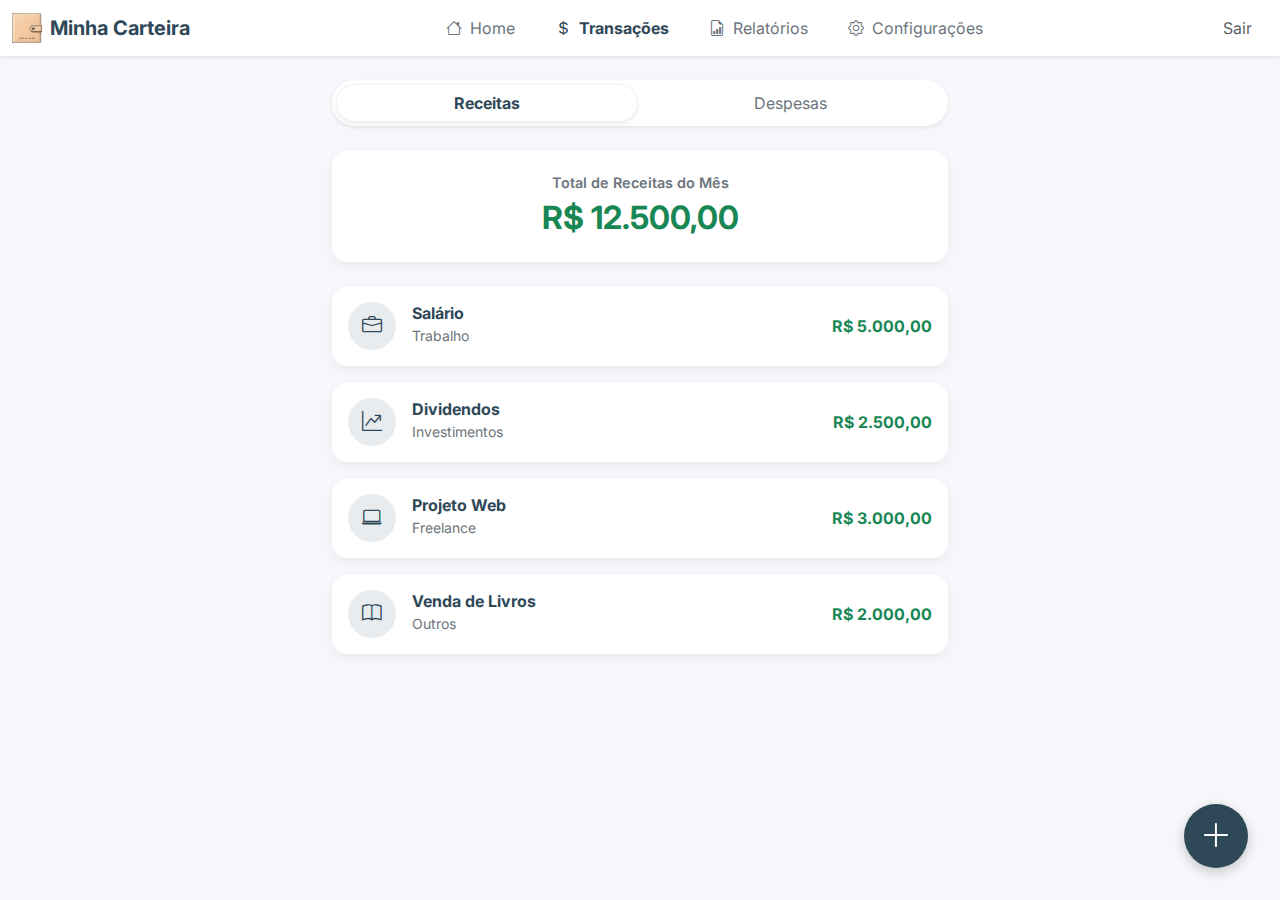
<file: index.html>
<!DOCTYPE html>
<html lang="pt-BR">

<head>
    <meta charset="UTF-8">
    <meta name="viewport" content="width=device-width, initial-scale=1.0">
    <title>Histórico de Transações - Minha Carteira Minha Vida</title>

    <!-- Google Fonts -->
    <link rel="preconnect" href="https://fonts.googleapis.com">
    <link rel="preconnect" href="https://fonts.gstatic.com" crossorigin>
    <link href="https://fonts.googleapis.com/css2?family=Inter:wght@400;500;600;700&display=swap" rel="stylesheet">

    <!-- Bootstrap CSS -->
    <link href="https://cdn.jsdelivr.net/npm/bootstrap@5.3.2/dist/css/bootstrap.min.css" rel="stylesheet">

    <!-- Bootstrap Icons -->
    <link rel="stylesheet" href="https://cdn.jsdelivr.net/npm/bootstrap-icons@1.11.1/font/bootstrap-icons.css">

    <!-- Custom CSS -->
    <link href="styles.css" rel="stylesheet">
</head>

<body>

    <!-- Cabeçalho Mobile com Menu Hambúrguer -->
    <header class="cabecalhoMobile container-fluid">
        <div class="containerCabecalhoMobile">
            <button class="botaoAbrirMenuLateral" type="button" data-bs-toggle="offcanvas"
                data-bs-target="#menuLateral">
                <i class="bi bi-list iconeMenuHamburguer"></i>
            </button>
            <h5 class="tituloPaginaMobile">Histórico</h5>
        </div>
    </header>

    <!-- Navegação Desktop -->
    <nav class="navegacaoDesktop navbar navbar-expand-lg">
        <div class="container-fluid">
            <a class="marcaEmpresa navbar-brand" href="placeholder.html">
                <img src="logo.png" alt="Logo" width="30" height="30" class="d-inline-block align-text-top">
                Minha Carteira
            </a>
            <div class="collapse navbar-collapse">
                <ul class="listaNavegacaoDesktop navbar-nav">
                    <li class="nav-item">
                        <a class="linkNavegacaoDesktop nav-link" href="placeholder.html">
                            <i class="bi bi-house iconeNavegacao"></i>
                            Home
                        </a>
                    </li>
                    <li class="nav-item">
                        <a class="linkNavegacaoDesktop ativo nav-link" href="#">
                            <i class="bi bi-currency-dollar iconeNavegacao"></i>
                            Transações
                        </a>
                    </li>
                    <li class="nav-item">
                        <a class="linkNavegacaoDesktop nav-link" href="placeholder.html">
                            <i class="bi bi-file-earmark-bar-graph iconeNavegacao"></i>
                            Relatórios
                        </a>
                    </li>
                    <li class="nav-item">
                        <a class="linkNavegacaoDesktop nav-link" href="placeholder.html">
                            <i class="bi bi-gear iconeNavegacao"></i>
                            Configurações
                        </a>
                    </li>
                </ul>
                <div class="d-flex align-items-center gap-3">
                    <a href="placeholder.html" class="text-decoration-none text-muted me-3">Sair</a>
                </div>
            </div>
        </div>
    </nav>

    <!-- Menu Lateral (Mobile) -->
    <div class="offcanvas offcanvas-start" tabindex="-1" id="menuLateral">
        <div class="offcanvas-header">
            <h5 class="offcanvas-title fw-bold text-main">Menu</h5>
            <button type="button" class="btn-close" data-bs-dismiss="offcanvas" aria-label="Close"></button>
        </div>
        <div class="offcanvas-body d-flex flex-column gap-3">
            <a href="placeholder.html" class="linkNavegacaoLateral">
                <i class="bi bi-house fs-4"></i>
                <span>Home</span>
            </a>
            <a href="#" class="linkNavegacaoLateral ativo">
                <i class="bi bi-currency-dollar fs-4"></i>
                <span>Transações</span>
            </a>
            <a href="placeholder.html" class="linkNavegacaoLateral">
                <i class="bi bi-file-earmark-bar-graph fs-4"></i>
                <span>Relatórios</span>
            </a>
            <a href="placeholder.html" class="linkNavegacaoLateral">
                <i class="bi bi-gear fs-4"></i>
                <span>Configurações</span>
            </a>
            <a href="placeholder.html" class="linkNavegacaoLateral mt-auto">
                <i class="bi bi-box-arrow-right fs-4"></i>
                <span>Sair</span>
            </a>
        </div>
    </div>

    <!-- Conteúdo Principal -->
    <main class="conteudoPrincipal container-fluid">

        <!-- Abas -->
        <div class="row mt-3 mb-4">
            <div class="col-12 col-md-6 offset-md-3">
                <div class="controleAlternarVisao">
                    <button id="btnReceitas" class="botaoVisaoAtiva" onclick="alternarAba('receitas')">Receitas</button>
                    <button id="btnDespesas" class="botaoVisaoInativa"
                        onclick="alternarAba('despesas')">Despesas</button>
                </div>
            </div>
        </div>

        <!-- Container de Conteúdo -->
        <div class="row justify-content-center">
            <div class="col-12 col-md-8 col-lg-6">

                <!-- CONTEÚDO DE RECEITAS -->
                <div id="conteudoReceitas">
                    <!-- Cartão de Resumo -->
                    <div class="painelResumoMensal">
                        <h6 class="labelResumoMensal">Total de Receitas do Mês</h6>
                        <h2 class="valorSaldoMensal">R$ 12.500,00</h2>
                    </div>

                    <!-- Lista de Transações -->
                    <div class="feedTransacoes">
                        <!-- Item 1 -->
                        <div class="cardTransacaoIndividual">
                            <div class="grupoDetalhesTransacao">
                                <div class="avatarIconeCategoria">
                                    <i class="bi bi-briefcase iconeCategoria"></i>
                                </div>
                                <div>
                                    <h6 class="nomeTransacao">Salário</h6>
                                    <small class="nomeCategoria">Trabalho</small>
                                </div>
                            </div>
                            <div class="text-end">
                                <span class="valorTransacao">R$ 5.000,00</span>
                            </div>
                        </div>

                        <!-- Item 2 -->
                        <div class="cardTransacaoIndividual">
                            <div class="grupoDetalhesTransacao">
                                <div class="avatarIconeCategoria">
                                    <i class="bi bi-graph-up-arrow iconeCategoria"></i>
                                </div>
                                <div>
                                    <h6 class="nomeTransacao">Dividendos</h6>
                                    <small class="nomeCategoria">Investimentos</small>
                                </div>
                            </div>
                            <div class="text-end">
                                <span class="valorTransacao">R$ 2.500,00</span>
                            </div>
                        </div>

                        <!-- Item 3 -->
                        <div class="cardTransacaoIndividual">
                            <div class="grupoDetalhesTransacao">
                                <div class="avatarIconeCategoria">
                                    <i class="bi bi-laptop iconeCategoria"></i>
                                </div>
                                <div>
                                    <h6 class="nomeTransacao">Projeto Web</h6>
                                    <small class="nomeCategoria">Freelance</small>
                                </div>
                            </div>
                            <div class="text-end">
                                <span class="valorTransacao">R$ 3.000,00</span>
                            </div>
                        </div>

                        <!-- Item 4 -->
                        <div class="cardTransacaoIndividual">
                            <div class="grupoDetalhesTransacao">
                                <div class="avatarIconeCategoria">
                                    <i class="bi bi-book iconeCategoria"></i>
                                </div>
                                <div>
                                    <h6 class="nomeTransacao">Venda de Livros</h6>
                                    <small class="nomeCategoria">Outros</small>
                                </div>
                            </div>
                            <div class="text-end">
                                <span class="valorTransacao">R$ 2.000,00</span>
                            </div>
                        </div>
                    </div>
                </div>

                <!-- CONTEÚDO DE DESPESAS (Oculto por padrão) -->
                <div id="conteudoDespesas" class="d-none">
                    <!-- Cartão de Resumo -->
                    <div class="painelResumoMensal">
                        <h6 class="labelResumoMensal">Total de Despesas do Mês</h6>
                        <h2 class="valorSaldoMensal text-danger">R$ 4.200,00</h2>
                    </div>

                    <!-- Lista de Transações -->
                    <div class="feedTransacoes">
                        <!-- Item 1 -->
                        <div class="cardTransacaoIndividual">
                            <div class="grupoDetalhesTransacao">
                                <div class="avatarIconeCategoria">
                                    <i class="bi bi-house-door iconeCategoria"></i>
                                </div>
                                <div>
                                    <h6 class="nomeTransacao">Aluguel</h6>
                                    <small class="nomeCategoria">Moradia</small>
                                </div>
                            </div>
                            <div class="text-end">
                                <span class="valorTransacao text-danger">R$ 2.500,00</span>
                            </div>
                        </div>

                        <!-- Item 2 -->
                        <div class="cardTransacaoIndividual">
                            <div class="grupoDetalhesTransacao">
                                <div class="avatarIconeCategoria">
                                    <i class="bi bi-cart3 iconeCategoria"></i>
                                </div>
                                <div>
                                    <h6 class="nomeTransacao">Supermercado</h6>
                                    <small class="nomeCategoria">Alimentação</small>
                                </div>
                            </div>
                            <div class="text-end">
                                <span class="valorTransacao text-danger">R$ 1.200,00</span>
                            </div>
                        </div>
                        <!-- Item 3 -->
                        <div class="cardTransacaoIndividual">
                            <div class="grupoDetalhesTransacao">
                                <div class="avatarIconeCategoria">
                                    <i class="bi bi-fuel-pump iconeCategoria"></i>
                                </div>
                                <div>
                                    <h6 class="nomeTransacao">Combustível</h6>
                                    <small class="nomeCategoria">Transporte</small>
                                </div>
                            </div>
                            <div class="text-end">
                                <span class="valorTransacao text-danger">R$ 500,00</span>
                            </div>
                        </div>
                    </div>
                </div>

            </div>
        </div>
    </main>

    <!-- Botão de Ação Flutuante (FAB) -->
    <a href="placeholder.html" class="botaoFlutuanteNovoRegistro">
        <i class="bi bi-plus-lg iconeBotaoAdicionar"></i>
    </a>

    <!-- Bootstrap JS -->
    <script src="https://cdn.jsdelivr.net/npm/bootstrap@5.3.2/dist/js/bootstrap.bundle.min.js"></script>

    <!-- Script Personalizado -->
    <script>
        function alternarAba(tipo) {
            const btnReceitas = document.getElementById('btnReceitas');
            const btnDespesas = document.getElementById('btnDespesas');
            const conteudoReceitas = document.getElementById('conteudoReceitas');
            const conteudoDespesas = document.getElementById('conteudoDespesas');

            if (tipo === 'receitas') {
                btnReceitas.className = 'botaoVisaoAtiva';
                btnDespesas.className = 'botaoVisaoInativa';
                conteudoReceitas.classList.remove('d-none');
                conteudoDespesas.classList.add('d-none');
            } else {
                btnReceitas.className = 'botaoVisaoInativa';
                btnDespesas.className = 'botaoVisaoAtiva';
                conteudoReceitas.classList.add('d-none');
                conteudoDespesas.classList.remove('d-none');
            }
        }
    </script>
</body>

</html>
</file>
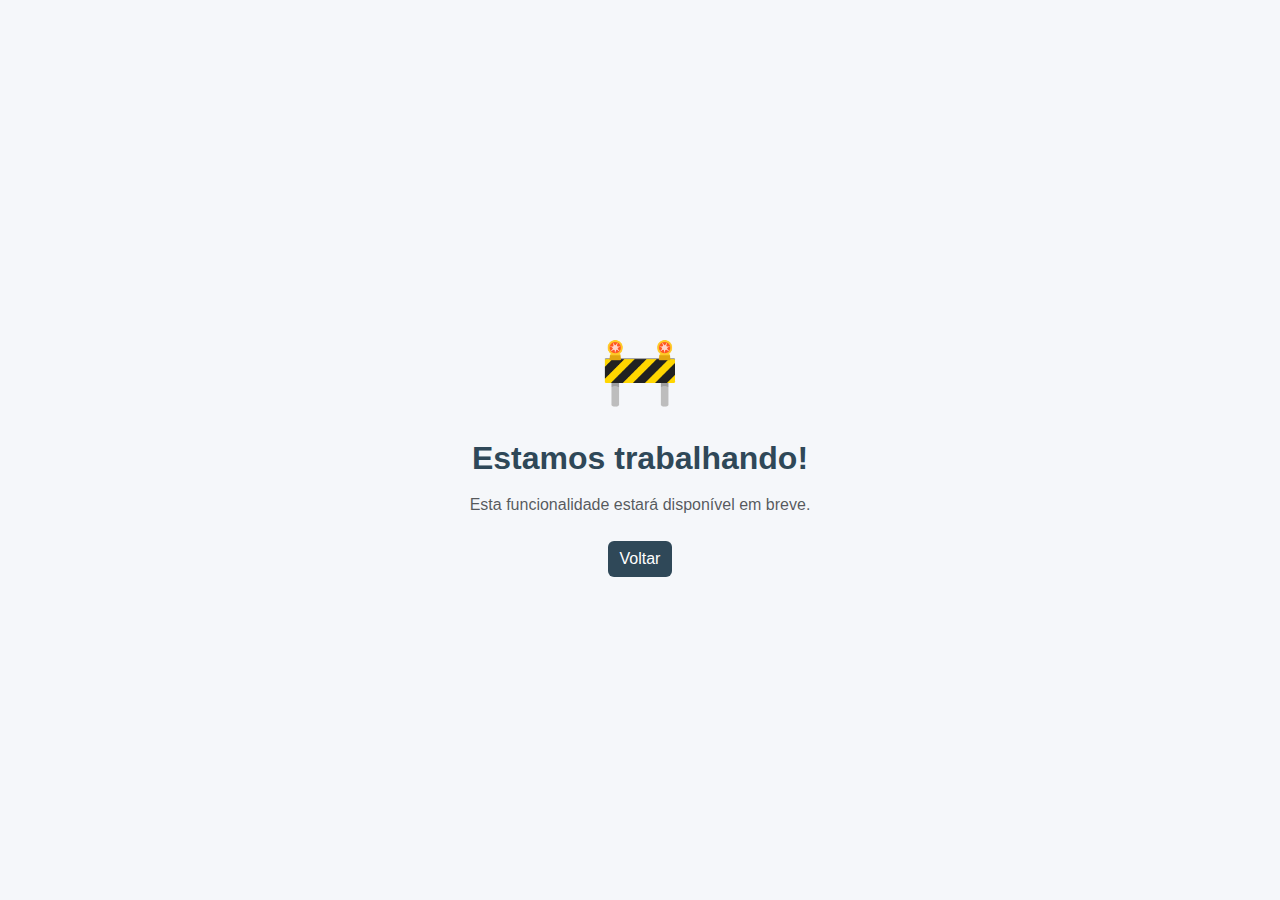
<file: placeholder.html>
<!DOCTYPE html>
<html lang="pt-BR">
<head>
    <meta charset="UTF-8">
    <meta name="viewport" content="width=device-width, initial-scale=1.0">
    <title>Em Construção - Minha Carteira Minha Vida</title>
    <link href="https://cdn.jsdelivr.net/npm/bootstrap@5.3.2/dist/css/bootstrap.min.css" rel="stylesheet">
    <link href="styles.css" rel="stylesheet">
    <style>
        .placeholder-container {
            height: 100vh;
            display: flex;
            flex-direction: column;
            justify-content: center;
            align-items: center;
            text-align: center;
            padding: 20px;
        }
        .icon-large {
            font-size: 4rem;
            margin-bottom: 20px;
        }
    </style>
</head>
<body>

    <div class="placeholder-container">
        <div class="icon-large">🚧</div>
        <h2 class="mb-3">Estamos trabalhando!</h2>
        <p class="text-muted mb-4">Esta funcionalidade estará disponível em breve.</p>
        <a href="index.html" class="btn btn-primary" style="background-color: var(--color-text-main); border: none;">Voltar</a>
    </div>

    <script src="https://cdn.jsdelivr.net/npm/bootstrap@5.3.2/dist/js/bootstrap.bundle.min.js"></script>
</body>
</html>
</file>
<file: styles.css>
:root {
    --color-bg: #F5F7FA;
    --color-text-main: #2F4858;
    --color-highlight: #EA6324;
    --color-success: #198754;
    --color-white: #FFFFFF;
    --font-main: 'Inter', sans-serif;
}

body {
    background-color: var(--color-bg);
    color: var(--color-text-main);
    font-family: var(--font-main);
    -webkit-font-smoothing: antialiased;
}

h1,
h2,
h3,
h4,
h5,
h6 {
    color: var(--color-text-main);
    font-weight: 600;
}

/* Utilitários */
.text-main {
    color: var(--color-text-main);
}

/* Cabeçalho Mobile */
.cabecalhoMobile {
    padding-top: 1rem;
    padding-bottom: 1rem;
    display: block;
}

@media (min-width: 992px) {
    .cabecalhoMobile {
        display: none;
    }
}

.containerCabecalhoMobile {
    display: flex;
    align-items: center;
    position: relative;
}

.botaoAbrirMenuLateral {
    background: none;
    border: none;
    padding: 0;
}

.iconeMenuHamburguer {
    font-size: 1.75rem;
    /* fs-3 */
    color: var(--color-text-main);
}

.tituloPaginaMobile {
    margin: 0;
    position: absolute;
    left: 50%;
    transform: translateX(-50%);
    font-weight: bold;
    color: var(--color-text-main);
}

/* Barra de Navegação Desktop */
.navegacaoDesktop {
    background-color: var(--color-white);
    box-shadow: 0 .125rem .25rem rgba(0, 0, 0, .075);
    margin-bottom: 1.5rem;
    display: none;
}

@media (min-width: 992px) {
    .navegacaoDesktop {
        display: flex;
    }
}

.marcaEmpresa {
    font-weight: bold;
    color: var(--color-text-main);
    display: flex;
    align-items: center;
    gap: 0.5rem;
}

.listaNavegacaoDesktop {
    margin-left: auto;
    margin-right: auto;
    margin-bottom: 0;
    gap: 1.5rem;
}

.linkNavegacaoDesktop {
    display: flex;
    align-items: center;
    gap: 0.5rem;
    color: #6c757d;
    /* text-muted */
}

.linkNavegacaoDesktop.ativo {
    color: var(--color-text-main);
    font-weight: bold;
}



/* Controle de Alternância de Visão (Abas) */
.controleAlternarVisao {
    background-color: var(--color-white);
    padding: 0.25rem;
    border-radius: 50rem;
    box-shadow: 0 .125rem .25rem rgba(0, 0, 0, .075);
    display: flex;
}

.botaoVisaoAtiva {
    background-color: var(--color-white) !important;
    color: var(--color-text-main) !important;
    border: 1px solid rgba(0, 0, 0, 0.05);
    border-radius: 50rem;
    flex: 1 1 auto;
    font-weight: bold;
    box-shadow: 0 .125rem .25rem rgba(0, 0, 0, .075);
    text-align: center;
    text-decoration: none;
    padding: 0.375rem 0.75rem;
    display: inline-block;
    cursor: pointer;
}

.botaoVisaoInativa {
    flex: 1 1 auto;
    text-decoration: none;
    color: #6c757d;
    /* text-muted */
    border-radius: 50rem;
    text-align: center;
    padding: 0.375rem 0.75rem;
    display: inline-block;
    background: none;
    border: none;
    cursor: pointer;
}

.botaoVisaoInativa:hover {
    background-color: #f8f9fa;
    color: #6c757d;
}

/* Conteúdo Principal */
.conteudoPrincipal {
    padding-bottom: 3rem;
    margin-bottom: 3rem;
}

/* Painel de Resumo Mensal */
.painelResumoMensal {
    background: var(--color-white);
    border: none;
    border-radius: 16px;
    box-shadow: 0 4px 12px rgba(0, 0, 0, 0.05);
    padding: 1.5rem;
    margin-bottom: 1.5rem;
    text-align: center;
}

.labelResumoMensal {
    color: #6c757d;
    /* text-muted */
    margin-bottom: 0.5rem;
    font-size: 0.9rem;
}

.valorSaldoMensal {
    font-weight: bold;
    color: var(--color-success);
    margin-bottom: 0;
}

/* Feed de Transações */
.feedTransacoes {
    display: flex;
    flex-direction: column;
    gap: 1rem;
}

.cardTransacaoIndividual {
    background: var(--color-white);
    border: none;
    border-radius: 16px;
    box-shadow: 0 4px 12px rgba(0, 0, 0, 0.05);
    padding: 1rem;
    display: flex;
    align-items: center;
    justify-content: space-between;
}

.grupoDetalhesTransacao {
    display: flex;
    align-items: center;
    gap: 1rem;
}

.avatarIconeCategoria {
    background-color: #E8ECEF !important;
    border-radius: 50%;
    display: flex;
    align-items: center;
    justify-content: center;
    width: 48px;
    height: 48px;
}

.iconeCategoria {
    color: var(--color-text-main);
    font-size: 1.25rem;
    /* fs-5 */
}

.nomeTransacao {
    margin-bottom: 0;
    font-weight: bold;
    color: var(--color-text-main);
}

.nomeCategoria {
    color: #6c757d;
    /* text-muted */
}

.valorTransacao {
    font-weight: bold;
    color: var(--color-success);
}

/* FAB - Botão de Novo Registro */
.botaoFlutuanteNovoRegistro {
    position: fixed;
    bottom: 2rem;
    right: 2rem;
    width: 64px;
    height: 64px;
    background-color: var(--color-text-main);
    color: var(--color-white);
    border-radius: 50%;
    display: flex;
    align-items: center;
    justify-content: center;
    box-shadow: 0 4px 12px rgba(0, 0, 0, 0.2);
    text-decoration: none;
    z-index: 1040;
    /* Lower than Bootstrap Offcanvas (1045) */
    transition: transform 0.2s;
}

.botaoFlutuanteNovoRegistro:hover {
    transform: scale(1.1);
    color: var(--color-white);
}

.iconeBotaoAdicionar {
    font-size: 2rem;
    /* fs-2 */
}

/* Links de Navegação Lateral */
.linkNavegacaoLateral {
    display: flex;
    align-items: center;
    gap: 1rem;
    padding: 0.75rem 1rem;
    color: var(--color-text-main);
    text-decoration: none;
    font-weight: 500;
    border-radius: 8px;
    transition: background-color 0.2s;
}

.linkNavegacaoLateral:hover {
    background-color: #f8f9fa;
    color: var(--color-text-main);
}

.linkNavegacaoLateral.ativo {
    background-color: #f8f9fa;
    font-weight: bold;
}
</file>
